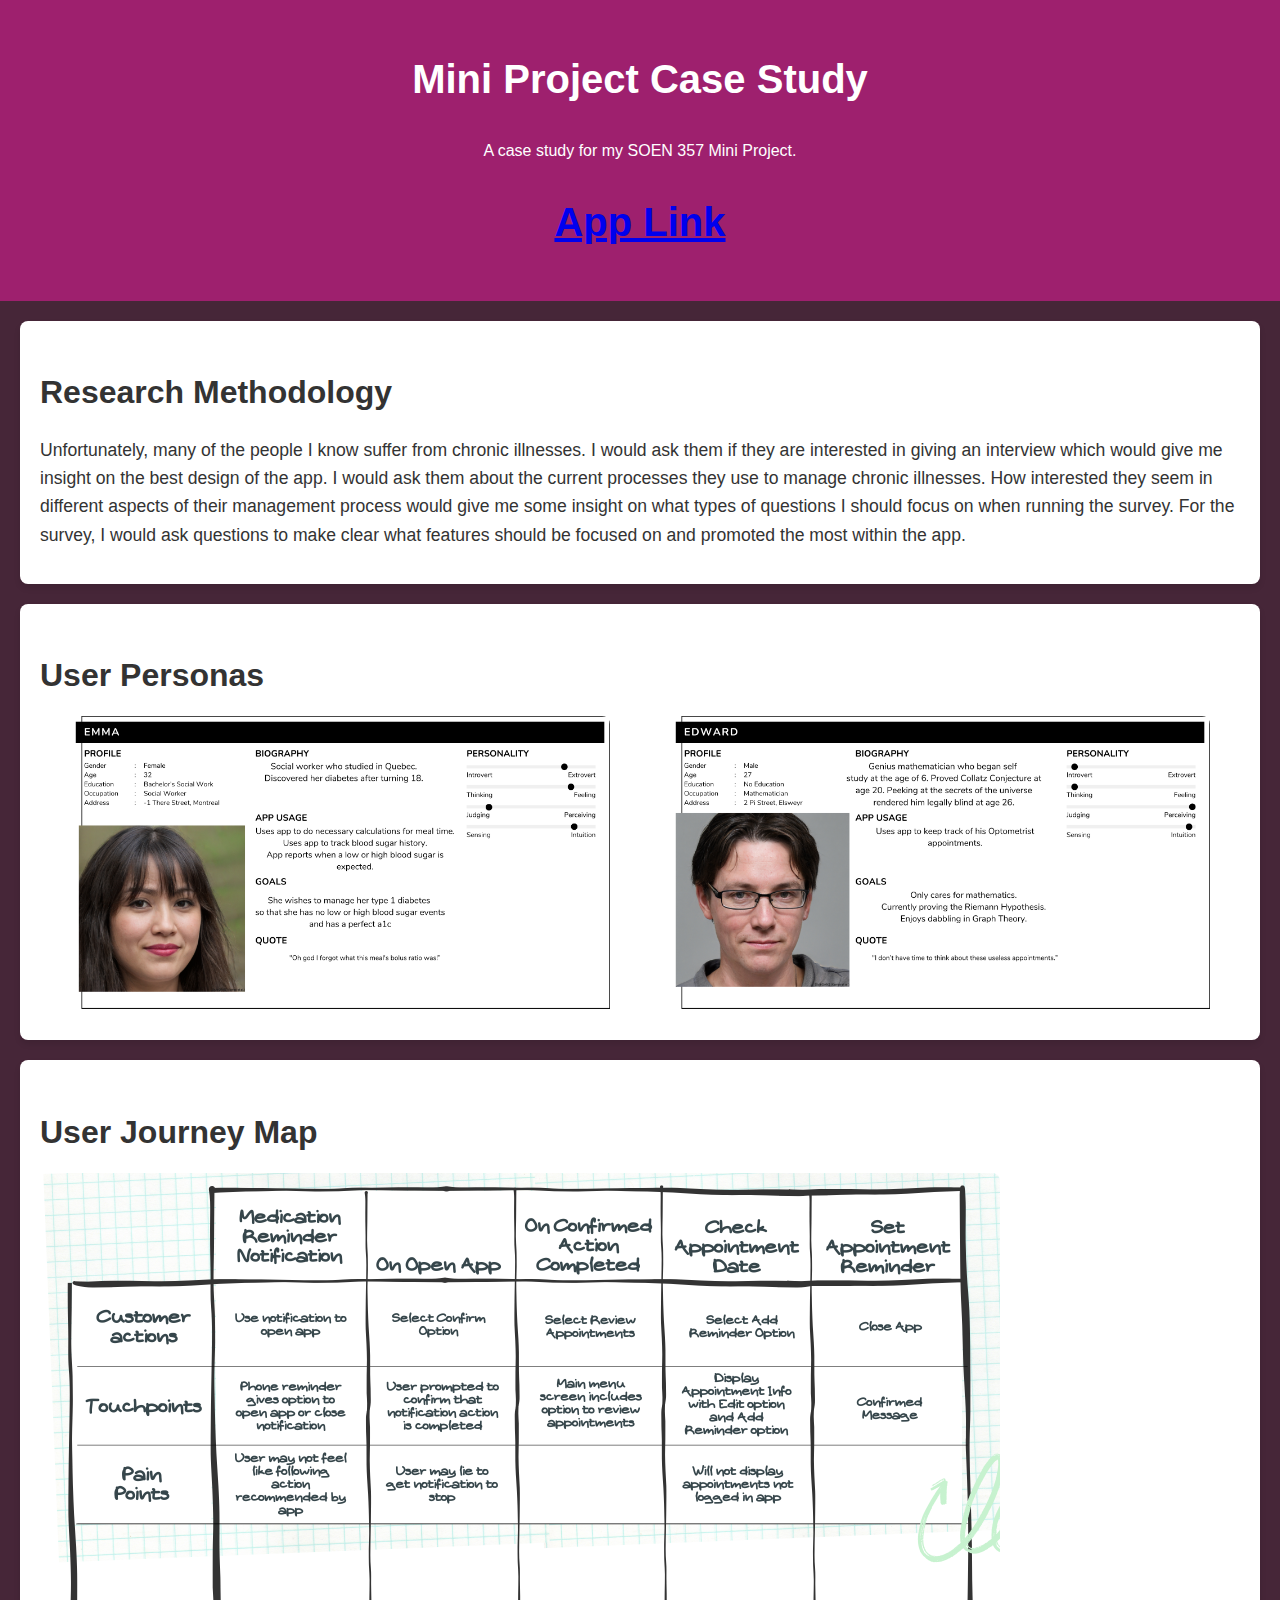
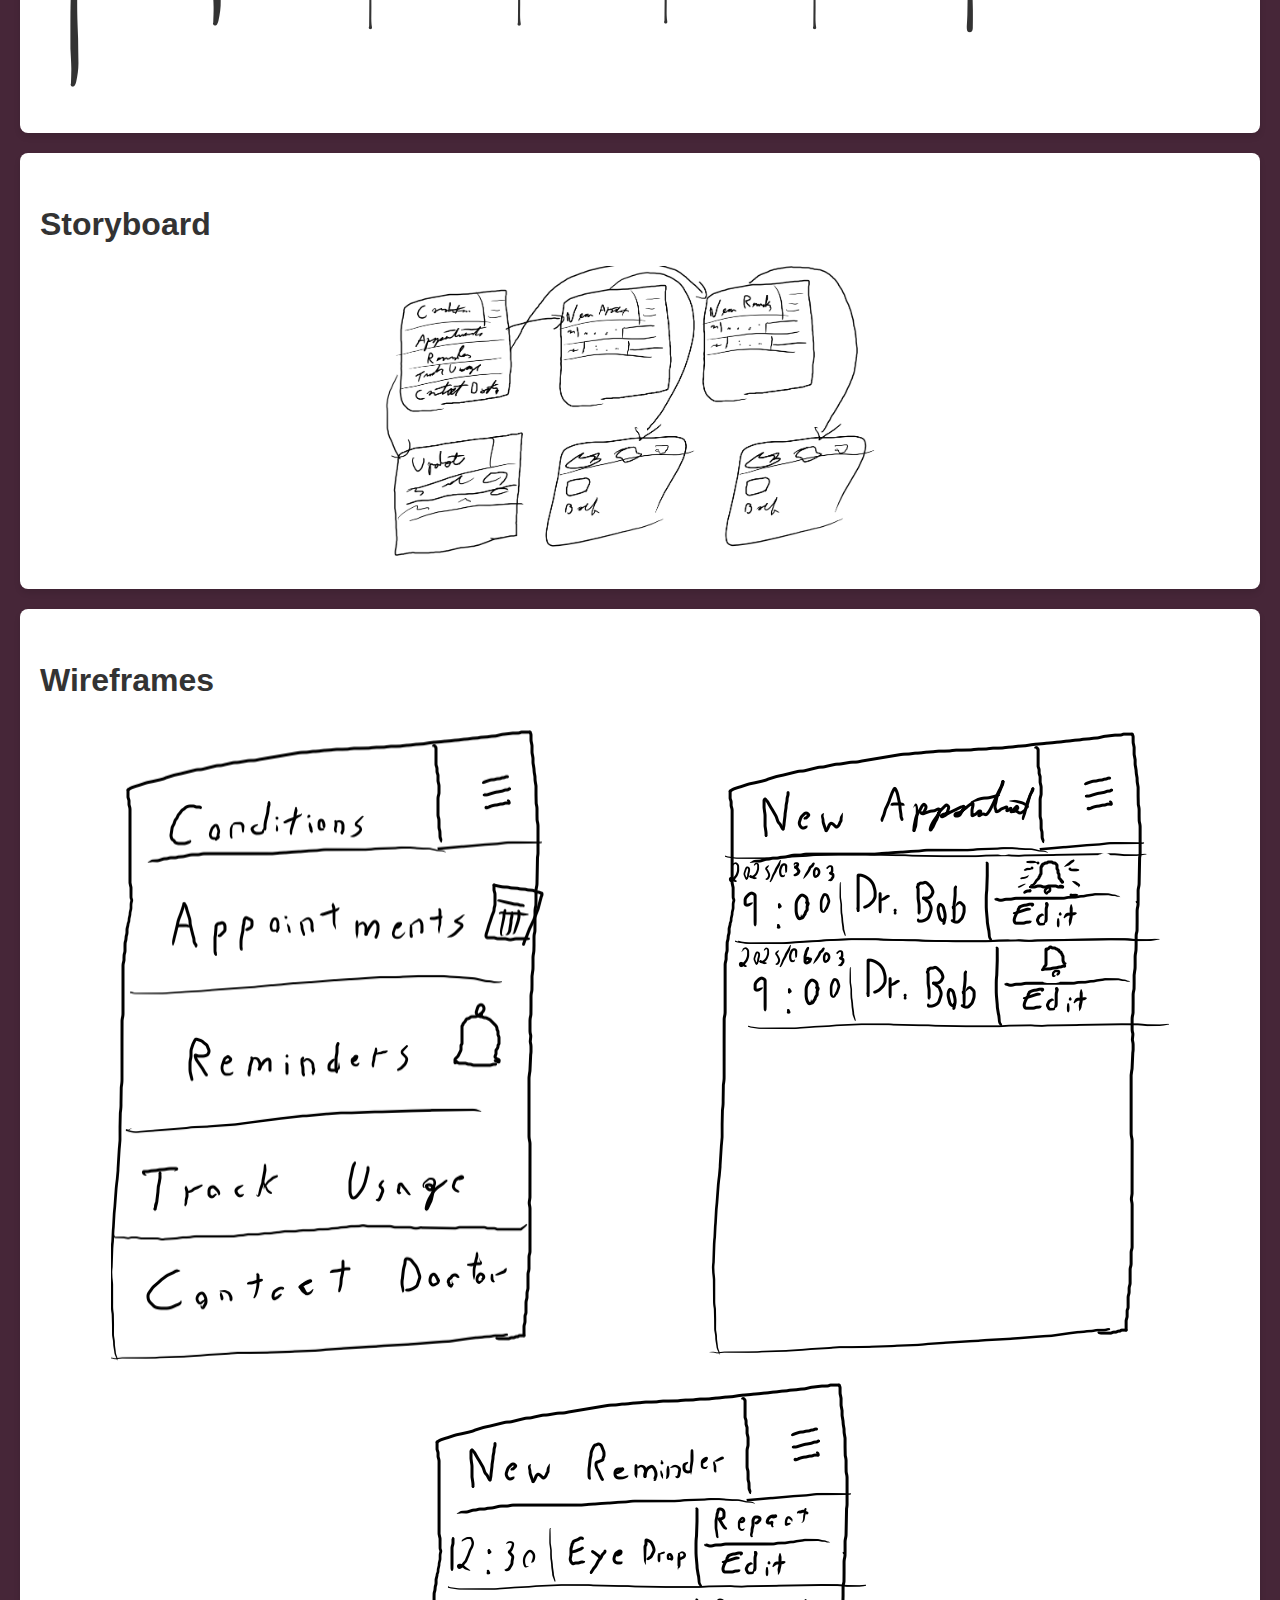
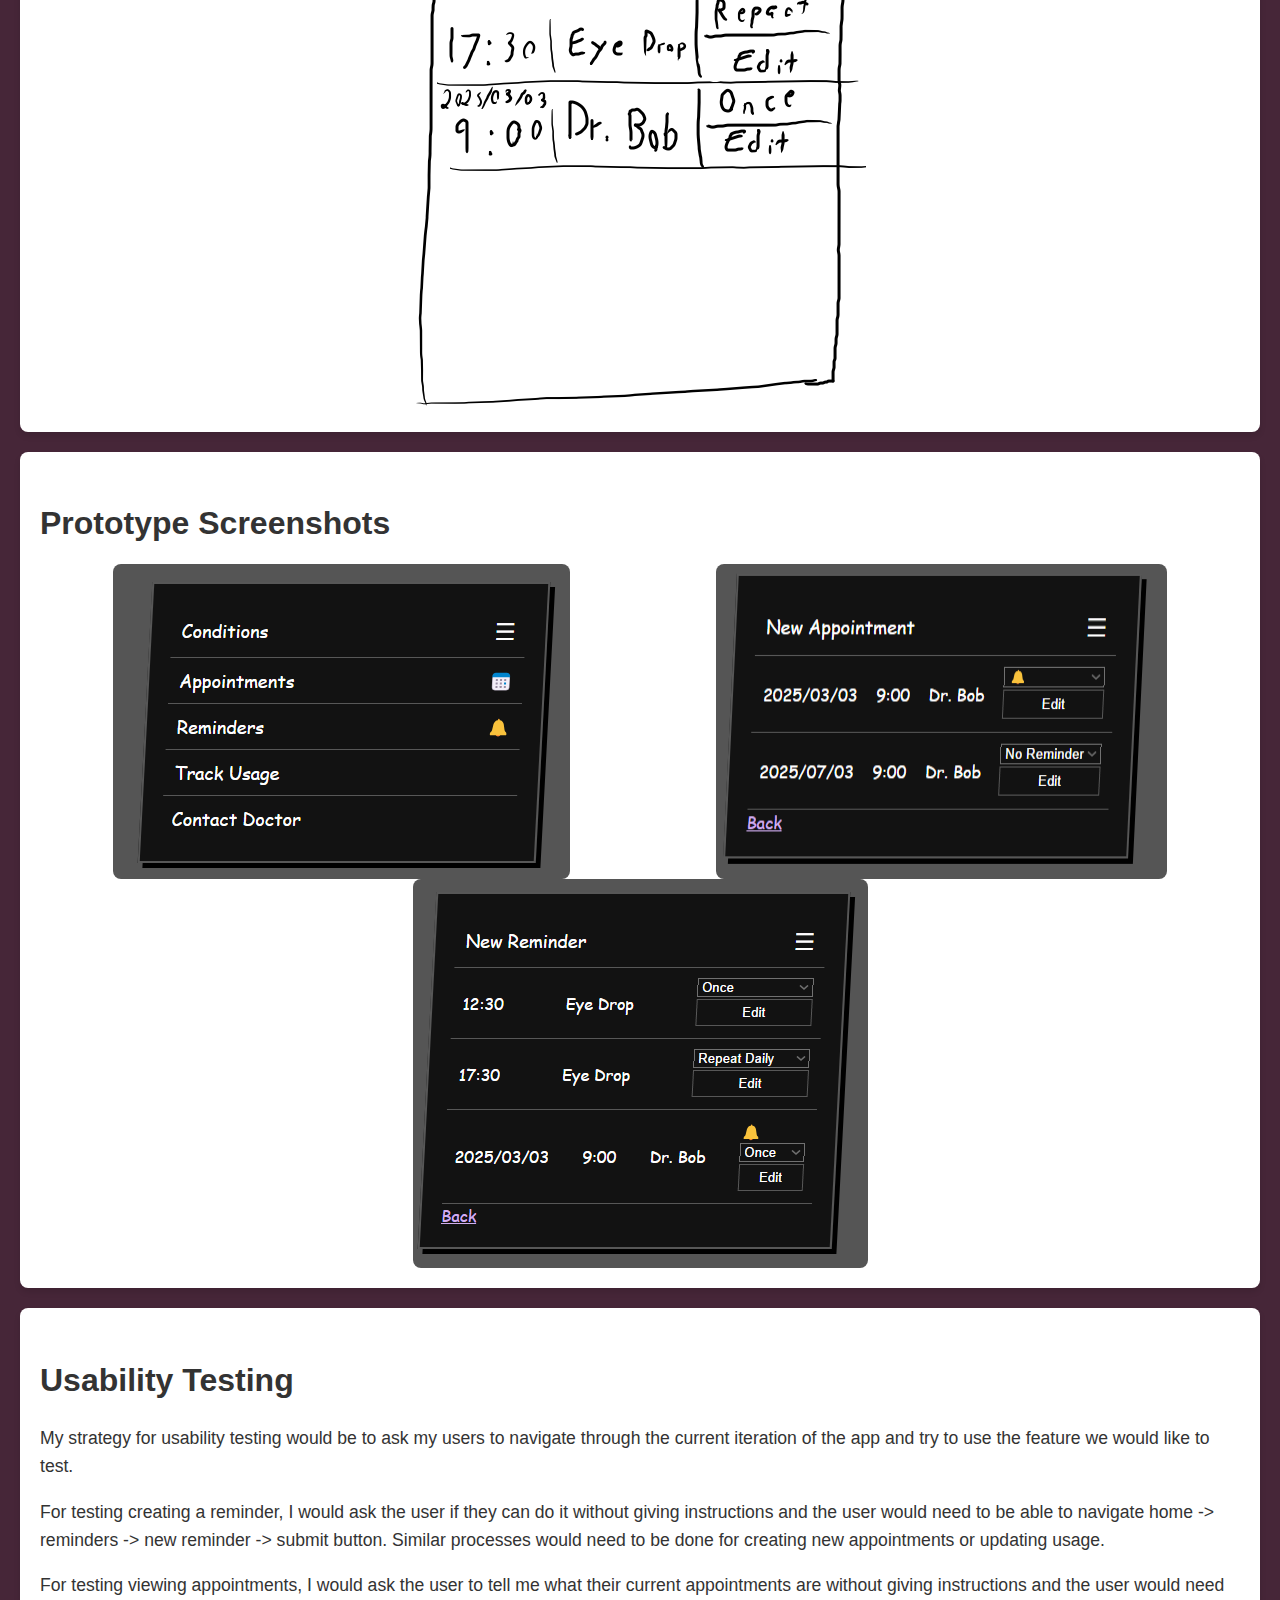
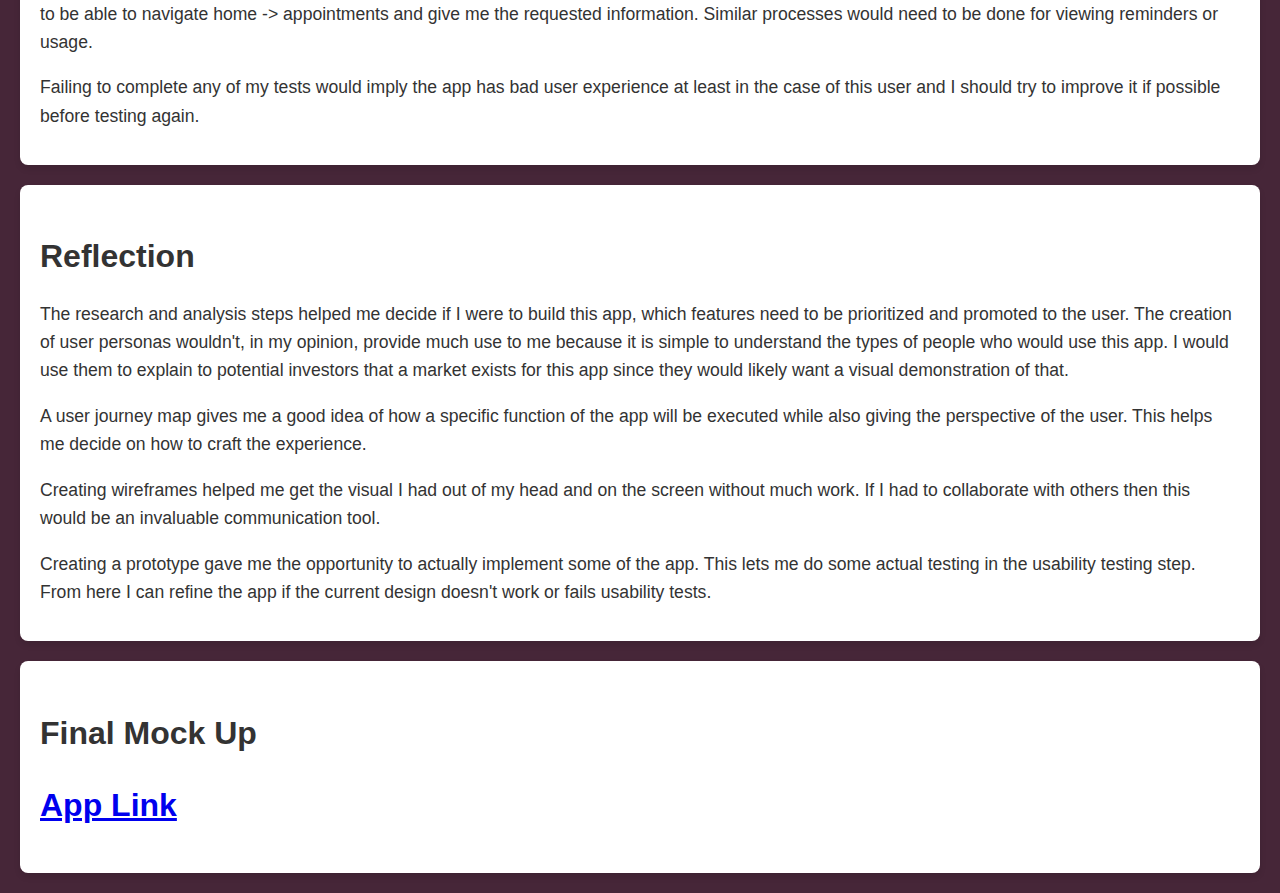
<file: index.html>
<!DOCTYPE html>
<html lang="en">
  <head>
    <meta charset="UTF-8" />
    <meta name="viewport" content="width=device-width, initial-scale=1.0" />
    <title>Case Study</title>
    <link rel="stylesheet" href="report_style.css" />
  </head>
  <body>
    <header>
      <h1>Mini Project Case Study</h1>
      <p>A case study for my SOEN 357 Mini Project.</p>
      <a href="home.html"><h1>App Link</h1></a>
    </header>

    <section>
      <h2>Research Methodology</h2>
      <p>
        Unfortunately, many of the people I know suffer from chronic illnesses.
        I would ask them if they are interested in giving an interview which
        would give me insight on the best design of the app. I would ask them
        about the current processes they use to manage chronic illnesses. How
        interested they seem in different aspects of their management process
        would give me some insight on what types of questions I should focus on
        when running the survey. For the survey, I would ask questions to make
        clear what features should be focused on and promoted the most within
        the app.
      </p>
    </section>

    <section id="personas">
      <h2>User Personas</h2>
      <div class="image-gallery">
        <img src="Emma.png" />
        <img src="Edward.png" />
      </div>
    </section>

    <section id="journey">
      <h2>User Journey Map</h2>
      <div class="journey">
        <img src="Journey.png" />
      </div>
    </section>

    <section>
      <h2>Storyboard</h2>
      <div class="image-gallery">
        <img src="storyboard.png" />
      </div>
    </section>

    <section>
      <h2>Wireframes</h2>
      <div class="image-gallery">
        <img src="w_home.png" />
        <img src="w_appointments.png" />
        <img src="w_reminders.png" />
      </div>
    </section>

    <section>
      <h2>Prototype Screenshots</h2>
      <div class="image-gallery">
        <img src="p_home.png" />
        <img src="p_appointments.png" />
        <img src="p_reminders.png" />
      </div>
    </section>

    <section>
      <h2>Usability Testing</h2>
      <p>
        My strategy for usability testing would be to ask my users to navigate
        through the current iteration of the app and try to use the feature we
        would like to test.
      </p>
      <p>
        For testing creating a reminder, I would ask the user if they can do it
        without giving instructions and the user would need to be able to
        navigate home -> reminders -> new reminder -> submit button. Similar
        processes would need to be done for creating new appointments or
        updating usage.
      </p>
      <p>
        For testing viewing appointments, I would ask the user to tell me what
        their current appointments are without giving instructions and the user
        would need to be able to navigate home -> appointments and give me the
        requested information. Similar processes would need to be done for
        viewing reminders or usage.
      </p>
      <p>
        Failing to complete any of my tests would imply the app has bad user
        experience at least in the case of this user and I should try to improve
        it if possible before testing again.
      </p>
    </section>

    <section>
      <h2>Reflection</h2>
      <p>
        The research and analysis steps helped me decide if I were to build this
        app, which features need to be prioritized and promoted to the user. The
        creation of user personas wouldn't, in my opinion, provide much use to
        me because it is simple to understand the types of people who would use
        this app. I would use them to explain to potential investors that a
        market exists for this app since they would likely want a visual
        demonstration of that.
      </p>
      <p>
        A user journey map gives me a good idea of how a specific function of
        the app will be executed while also giving the perspective of the user.
        This helps me decide on how to craft the experience.
      </p>
      <p>
        Creating wireframes helped me get the visual I had out of my head and on
        the screen without much work. If I had to collaborate with others then
        this would be an invaluable communication tool.
      </p>
      <p>
        Creating a prototype gave me the opportunity to actually implement some
        of the app. This lets me do some actual testing in the usability testing
        step. From here I can refine the app if the current design doesn't work
        or fails usability tests.
      </p>
    </section>

    <section>
      <h2>Final Mock Up</h2>
      <a href="home.html"><h1>App Link</h1></a>
    </section>
  </body>
</html>
</file>
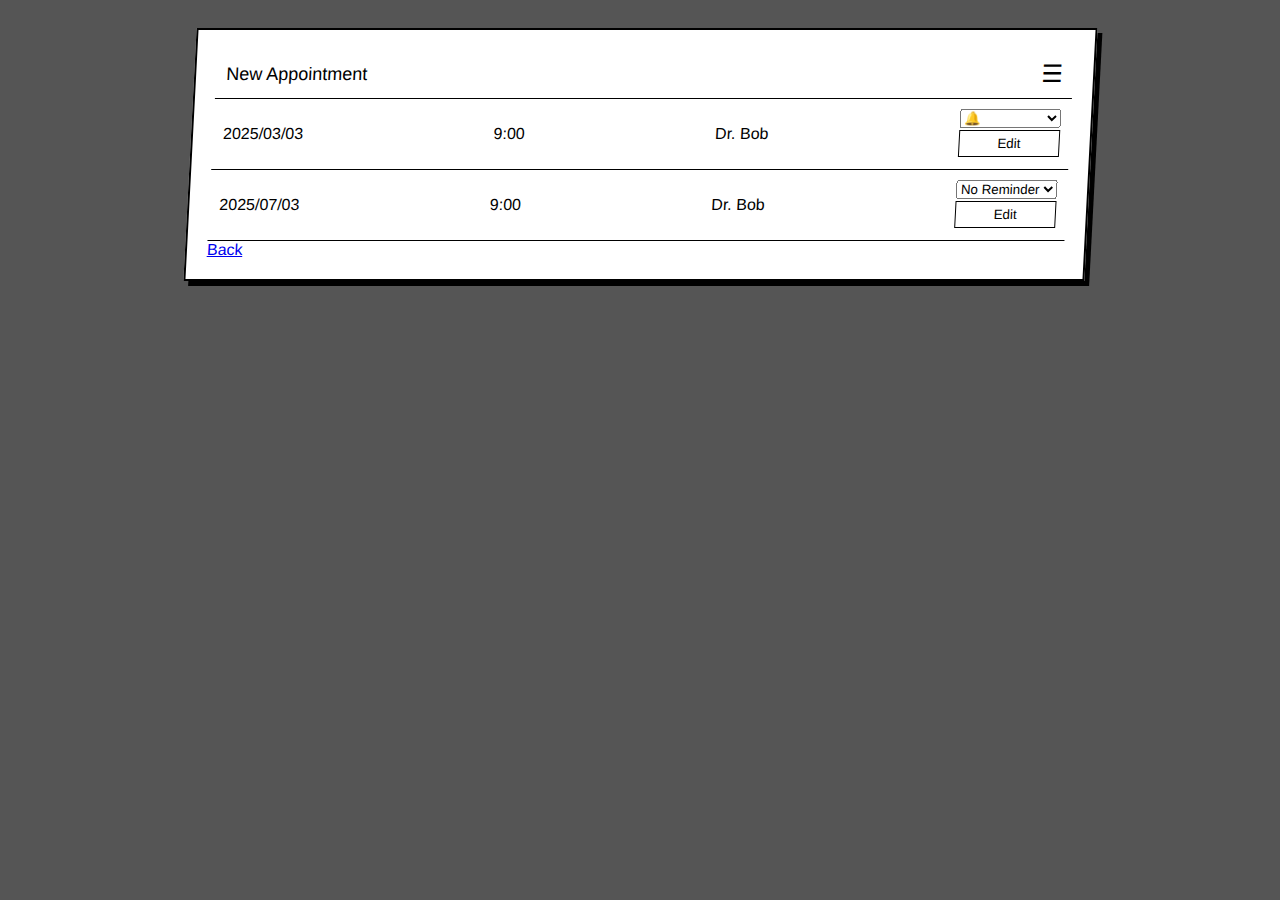
<file: appointments.html>
<!DOCTYPE html>
<html lang="en">
  <head>
    <meta charset="UTF-8" />
    <meta name="viewport" content="width=device-width, initial-scale=1.0" />
    <title>Appointments</title>
    <link rel="stylesheet" href="style.css" />
  </head>
  <body>
    <div class="menu">
      <div class="menu-item">
        <a href="new_appointment.html">New Appointment</a>
        <a href="#settings.html" class="hamburger">&#9776;</a>
      </div>
      <div class="appointment-item">
        <span>2025/03/03</span> <span>9:00</span> <span>Dr. Bob</span>
        <div class="actions">
          <select>
            <option>No Reminder</option>
            <option selected style="color: white">&#128276;</option>
          </select>
          <button>Edit</button>
        </div>
      </div>
      <div class="appointment-item">
        <span>2025/07/03</span> <span>9:00</span> <span>Dr. Bob</span>
        <div class="actions">
          <select>
            <option selected>No Reminder</option>
            <option style="color: white">&#128276;</option>
          </select>
          <button>Edit</button>
        </div>
      </div>
      <a href="home.html">Back</a>
    </div>
  </body>
</html>
</file>
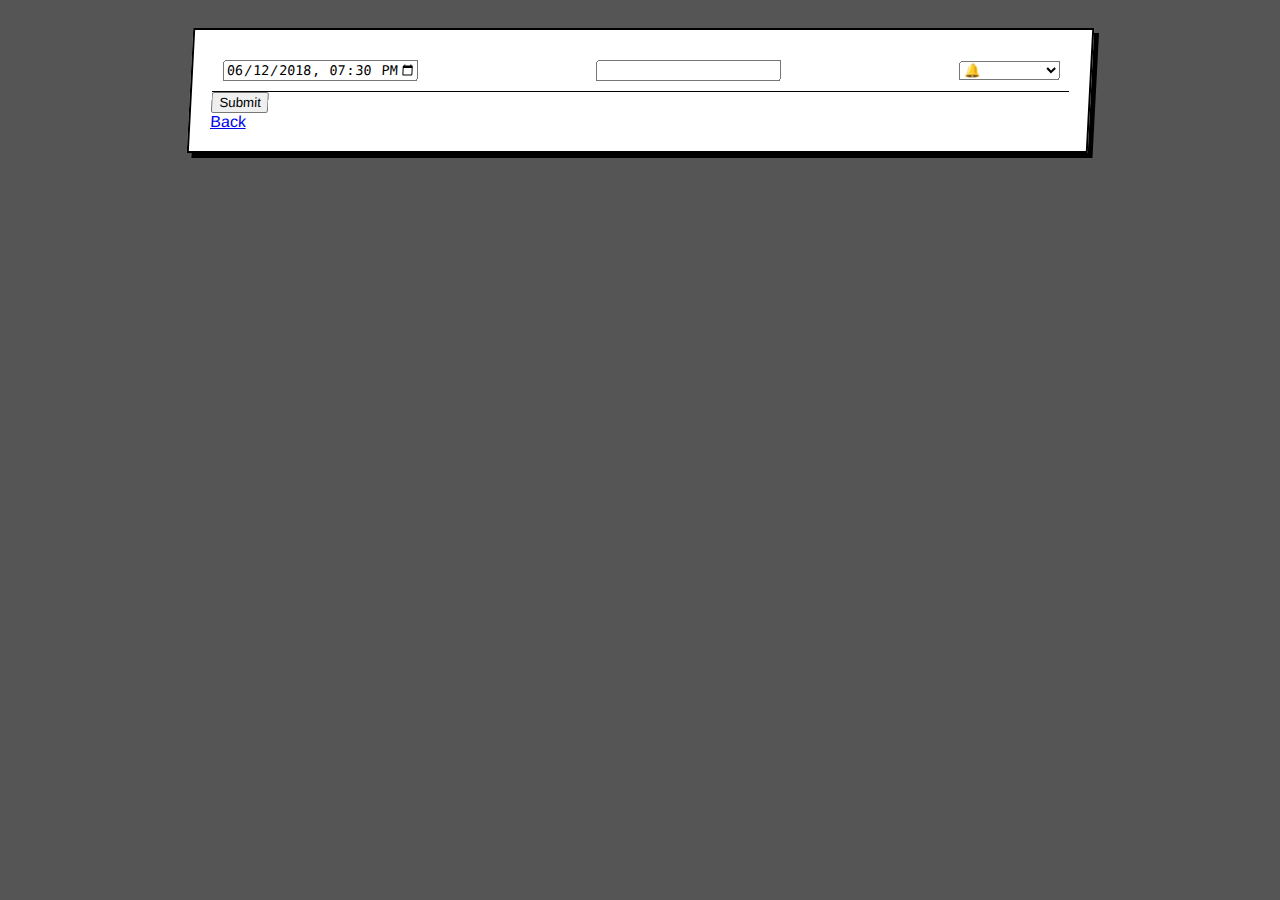
<file: new_appointment.html>
<!DOCTYPE html>
<html lang="en">
  <head>
    <meta charset="UTF-8" />
    <meta name="viewport" content="width=device-width, initial-scale=1.0" />
    <title>New Appointment</title>
    <link rel="stylesheet" href="style.css" />
  </head>
  <body>
    <div class="menu">
      <div class="appointment-item">
        <span
          ><input
            type="datetime-local"
            id="meeting-time"
            name="meeting-time"
            value="2018-06-12T19:30"
            min="2018-06-07T00:00"
            max="2018-06-14T00:00"
        /></span>
        <input></input>
        <div class="actions">
          <select>
            <option>No Reminder</option>
            <option selected style="color: white">&#128276;</option>
          </select>
        </div>
      </div>
      <div><button>Submit</button></div>
      <a href="appointments.html">Back</a>
    </div>
  </body>
</html>
</file>
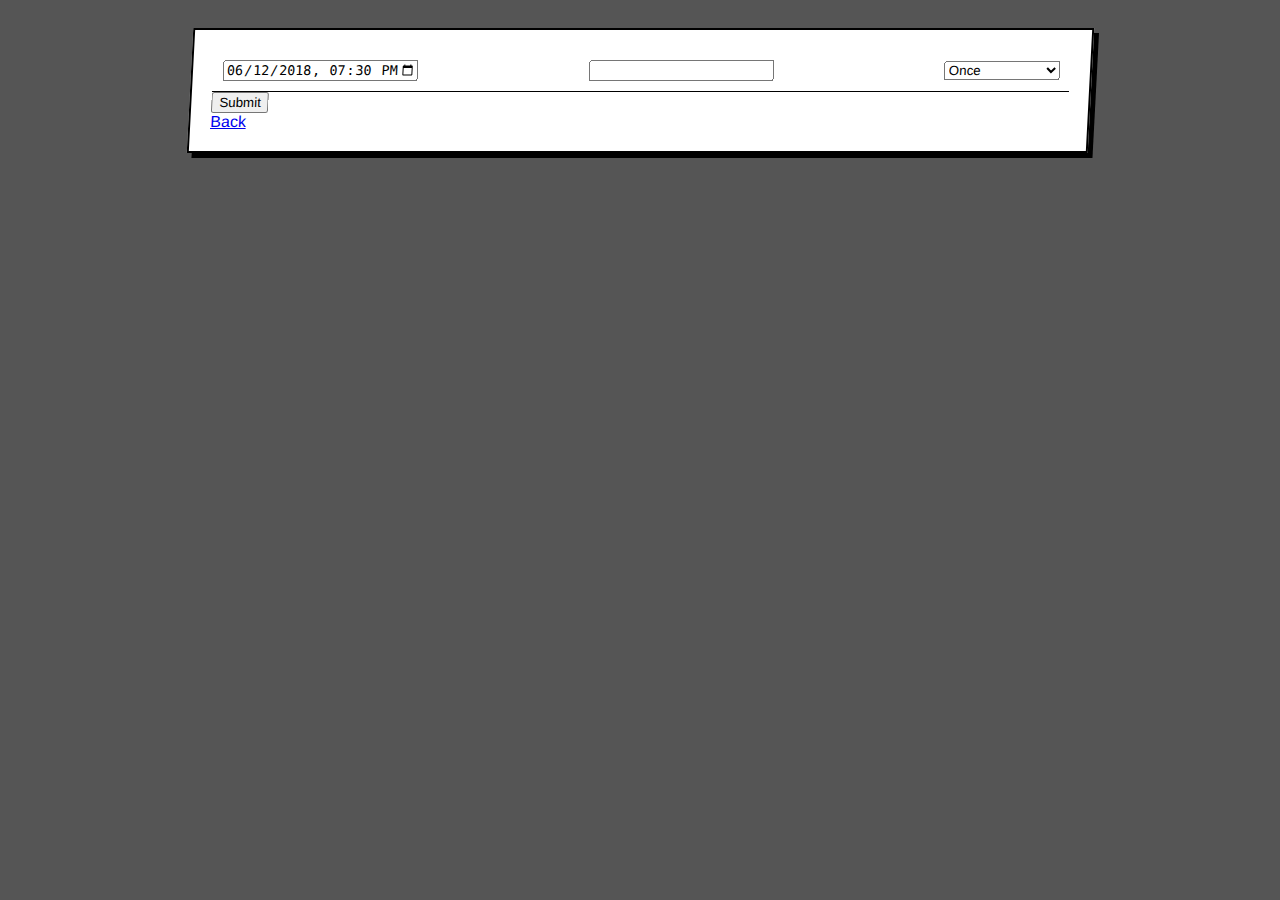
<file: new_reminder.html>
<!DOCTYPE html>
<html lang="en">
  <head>
    <meta charset="UTF-8" />
    <meta name="viewport" content="width=device-width, initial-scale=1.0" />
    <title>New Reminder</title>
    <link rel="stylesheet" href="style.css" />
  </head>
  <body>
    <div class="menu">
      <div class="reminder-item">
        <span
          ><input
            type="datetime-local"
            id="meeting-time"
            name="meeting-time"
            value="2018-06-12T19:30"
            min="2018-06-07T00:00"
            max="2018-06-14T00:00"
        /></span>
        <input></input>
        <div class="actions">
          <select>
            <option>Repeat Daily</option>
            <option>Repeat Weekly</option>
            <option>Repeat Monthly</option>
            <option selected>Once</option>
          </select>
        </div>
      </div>
      <div><button>Submit</button></div>
      <a href="reminders.html">Back</a>
    </div>
  </body>
</html>
</file>
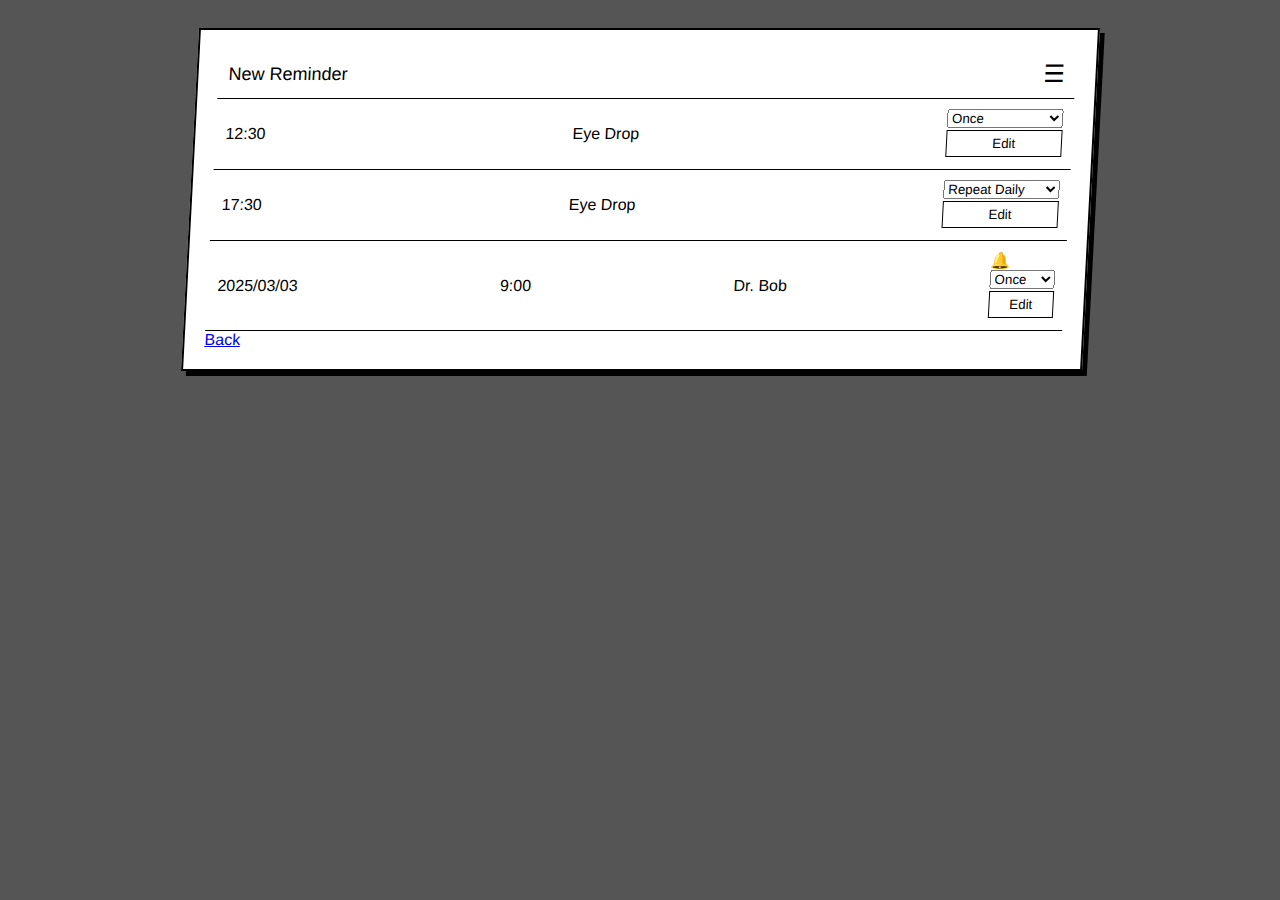
<file: reminders.html>
<!DOCTYPE html>
<html lang="en">
  <head>
    <meta charset="UTF-8" />
    <meta name="viewport" content="width=device-width, initial-scale=1.0" />
    <title>Reminders</title>
    <link rel="stylesheet" href="style.css" />
  </head>
  <body>
    <div class="menu">
      <div class="menu-item">
        <a href="new_reminder.html">New Reminder</a>
        <a href="#settings.html" class="hamburger">&#9776;</a>
      </div>
      <div class="reminder-item">
        <span>12:30</span> <span>Eye Drop</span>
        <div class="actions">
          <select>
            <option selected>Repeat Daily</option>
            <option>Repeat Weekly</option>
            <option>Repeat Monthly</option>
            <option selected>Once</option>
          </select>
          <button>Edit</button>
        </div>
      </div>
      <div class="reminder-item">
        <span>17:30</span> <span>Eye Drop</span>
        <div class="actions">
          <select>
            <option selected>Repeat Daily</option>
            <option>Repeat Weekly</option>
            <option>Repeat Monthly</option>
            <option>Once</option>
          </select>
          <button>Edit</button>
        </div>
      </div>
      <div class="reminder-item">
        <span>2025/03/03</span> <span>9:00</span> <span>Dr. Bob</span>
        <div class="actions">
          <div class="bell">&#128276;</div>
          <select>
            <option>Repeat</option>
            <option selected>Once</option>
          </select>
          <button>Edit</button>
        </div>
      </div>
      <a href="home.html">Back</a>
    </div>
  </body>
</html>
</file>
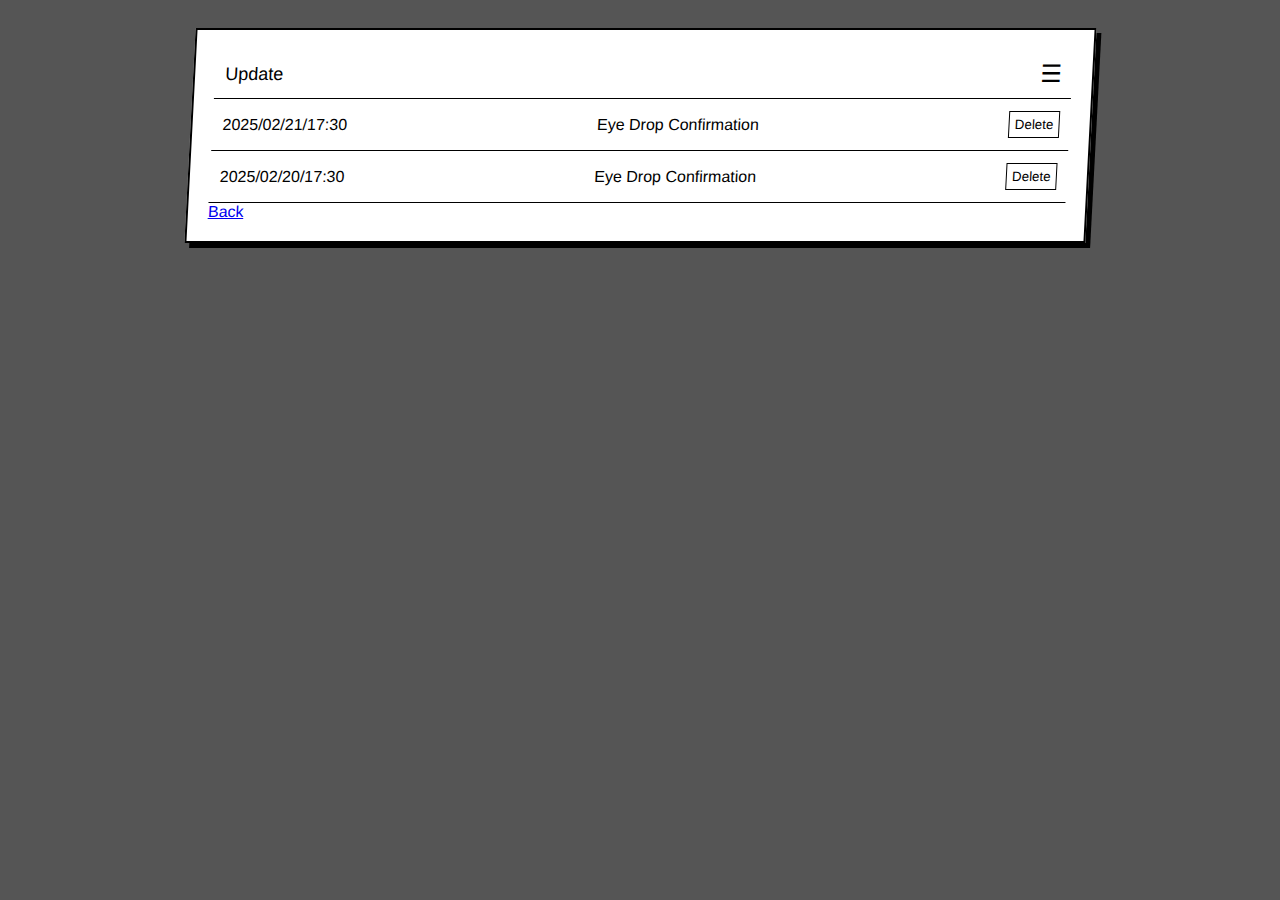
<file: track_usage.html>
<!DOCTYPE html>
<html lang="en">
  <head>
    <meta charset="UTF-8" />
    <meta name="viewport" content="width=device-width, initial-scale=1.0" />
    <title>History</title>
    <link rel="stylesheet" href="style.css" />
  </head>
  <body>
    <div class="menu">
      <div class="menu-item">
        <a href="update_usage.html">Update</a>
        <a href="#settings.html" class="hamburger">&#9776;</a>
      </div>
      <div class="reminder-item">
        <span>2025/02/21/17:30</span> <span>Eye Drop Confirmation</span>
        <div class="actions">
          <button>Delete</button>
        </div>
      </div>
      <div class="reminder-item">
        <span>2025/02/20/17:30</span> <span>Eye Drop Confirmation</span>
        <div class="actions">
          <button>Delete</button>
        </div>
      </div>
      <a href="home.html">Back</a>
    </div>
  </body>
</html>
</file>
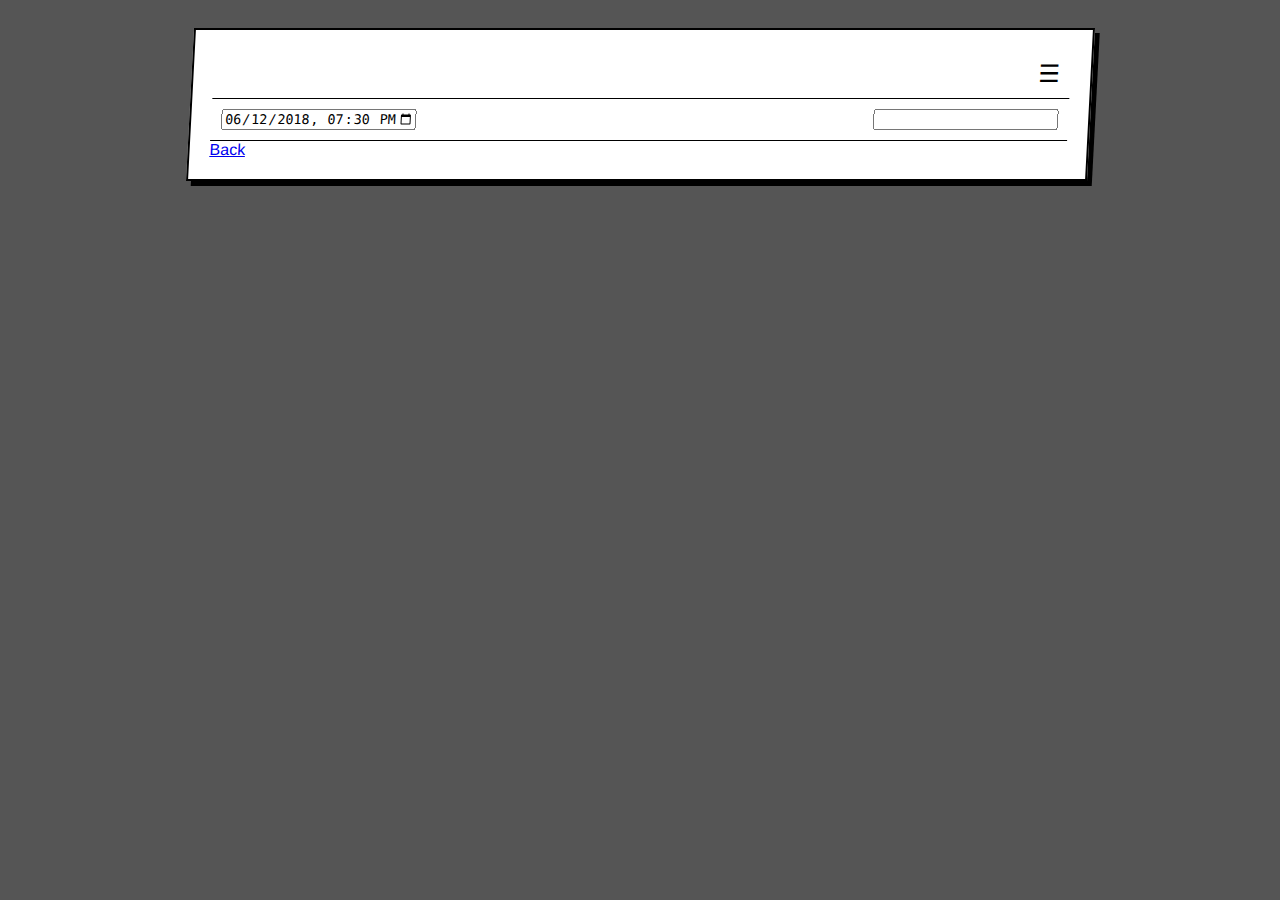
<file: update_usage.html>
<!DOCTYPE html>
<html lang="en">
  <head>
    <meta charset="UTF-8" />
    <meta name="viewport" content="width=device-width, initial-scale=1.0" />
    <title>History</title>
    <link rel="stylesheet" href="style.css" />
  </head>
  <body>
    <div class="menu">
      <div class="menu-item">
        <div></div>
        <a href="#settings.html" class="hamburger">&#9776;</a>
      </div>
      <div class="reminder-item">
        <span
          ><input
            type="datetime-local"
            id="meeting-time"
            name="meeting-time"
            value="2018-06-12T19:30"
            min="2018-06-07T00:00"
            max="2018-06-14T00:00"
        /></span>
        <input></input>
      </div>
      <a href="track_usage.html">Back</a>
    </div>
  </body>
</html>
</file>
<file: report_style.css>
/* General Styles */
body {
  font-family: Arial, sans-serif;
  line-height: 1.6;
  margin: 0;
  padding: 0;
  background-color: #462638;
  color: #333;
}

header {
  background-color: #9e206e;
  color: white;
  text-align: center;
  padding: 20px;
}

header h1 {
  font-size: 2.5rem;
}
section {
  margin: 20px;
  padding: 20px;
  background-color: white;
  border-radius: 8px;
  box-shadow: 0 4px 6px rgba(0, 0, 0, 0.1);
}

section h2 {
  font-size: 2rem;
  color: #333;
  margin-bottom: 15px;
}

section p,
section ul {
  font-size: 1.1rem;
  margin-bottom: 15px;
}

ul {
  list-style-type: square;
  margin-left: 20px;
}

.image-gallery {
  display: flex;
  justify-content: space-around;
  flex-wrap: wrap;
}

.image-gallery img {
  max-width: 45%;
  height: auto;
  border-radius: 8px;
}

.journey img {
  display: flex;
  justify-content: space-around;
  flex-wrap: wrap;
  height: auto;
  border-radius: 8px;
  width: 80%;
}
</file>
<file: style.css>
body {
  font-family: sans-serif;
  background-color: #555555;
  display: flex;
  flex-direction: column;
  align-items: center;
  padding: 20px;
}

.menu {
  width: 70%;
  height: 90%;
  background: white;
  padding: 20px;
  border: 2px solid black;
  box-shadow: 5px 5px 0px black;
  transform: skewX(-3deg);
  margin-bottom: 20px;
}

.menu-item {
  padding: 10px;
  border-bottom: 1px solid black;
  display: flex;
  justify-content: space-between;
  align-items: center;
  font-size: 18px;
}

.menu-item:last-child {
  border-bottom: none;
}

.menu-item a {
  text-decoration: none;
  color: black;
}

.menu-item img {
  width: 20px;
  height: 20px;
}

.hamburger {
  font-size: 24px;
}

.reminders {
  width: 300px;
  background: white;
  padding: 20px;
  border: 2px solid black;
  box-shadow: 5px 5px 0px black;
  transform: skewX(-5deg);
}

.reminders h2 {
  margin-bottom: 10px;
}

.reminder-item {
  display: flex;
  justify-content: space-between;
  align-items: center;
  padding: 10px;
  border-bottom: 1px solid black;
}

.appointment-item {
  display: flex;
  justify-content: space-between;
  align-items: center;
  padding: 10px;
  border-bottom: 1px solid black;
}

.reminder-item:last-child {
  border-bottom: none;
}

.appointment-item:last-child {
  border-bottom: none;
}

.actions {
  display: flex;
  flex-direction: column;
}

.actions button {
  margin: 2px 0;
  padding: 5px;
  border: 1px solid black;
  background: white;
  cursor: pointer;
}

.actions button:hover {
  background: lightgray;
}
</file>
